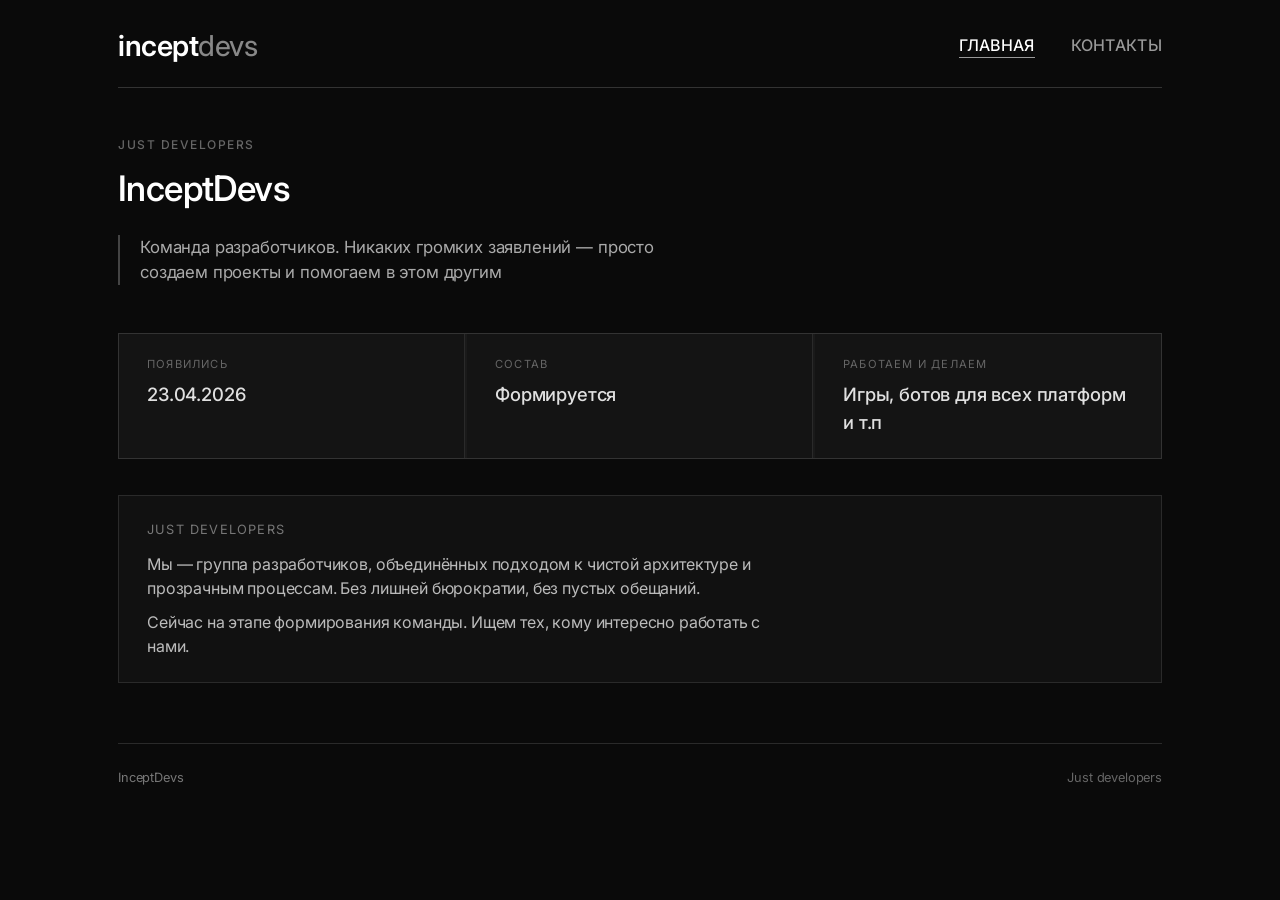
<file: index.html>
<!DOCTYPE html>
<html lang="ru">
<head>
  <meta charset="UTF-8">
   <meta name="description" content="Официальная страница InceptDevs - Just developers">
  <meta name="viewport" content="width=device-width, initial-scale=1.0, viewport-fit=cover">
  <title>InceptDevs</title>
  <link rel="icon" type="image/png" href="icon.png">
  <link rel="stylesheet" href="all.css">
</head>
<body>
  <div class="container">
    <header>
      <a href="main-page" class="logo">incept<span>devs</span></a>
      <nav class="nav-links">
        <a href="main-page" class="active">Главная</a>
        <a href="contacts">Контакты</a>
      </nav>
    </header>

    <main>
      <div class="section-label">Just Developers</div>
      <h1>InceptDevs</h1>
      <div class="statement">
        Команда разработчиков. Никаких громких заявлений — просто создаем проекты и помогаем в этом другим
      </div>

      <div class="info-row">
        <div class="info-block">
          <div class="label">Появились</div>
          <div class="value">23.04.2026</div>
        </div>
        <div class="info-block">
          <div class="label">Состав</div>
          <div class="value">Формируется</div>
        </div>
        <div class="info-block">
          <div class="label">РАБОТАЕМ И ДЕЛАЕМ</div>
          <div class="value">Игры, ботов для всех платформ и т.п</div>
        </div>
      </div>

      <div class="team-description">
        <div class="title">Just Developers</div>
        <p>Мы — группа разработчиков, объединённых подходом к чистой архитектуре и прозрачным процессам. Без лишней бюрократии, без пустых обещаний.</p>
        <p>Сейчас на этапе формирования команды. Ищем тех, кому интересно работать с нами.</p>
      </div>
    </main>

    <footer>
      <div>InceptDevs</div>
      <div class="footer-note">Just developers</div>
    </footer>
  </div>
</body>
</html>
</file>
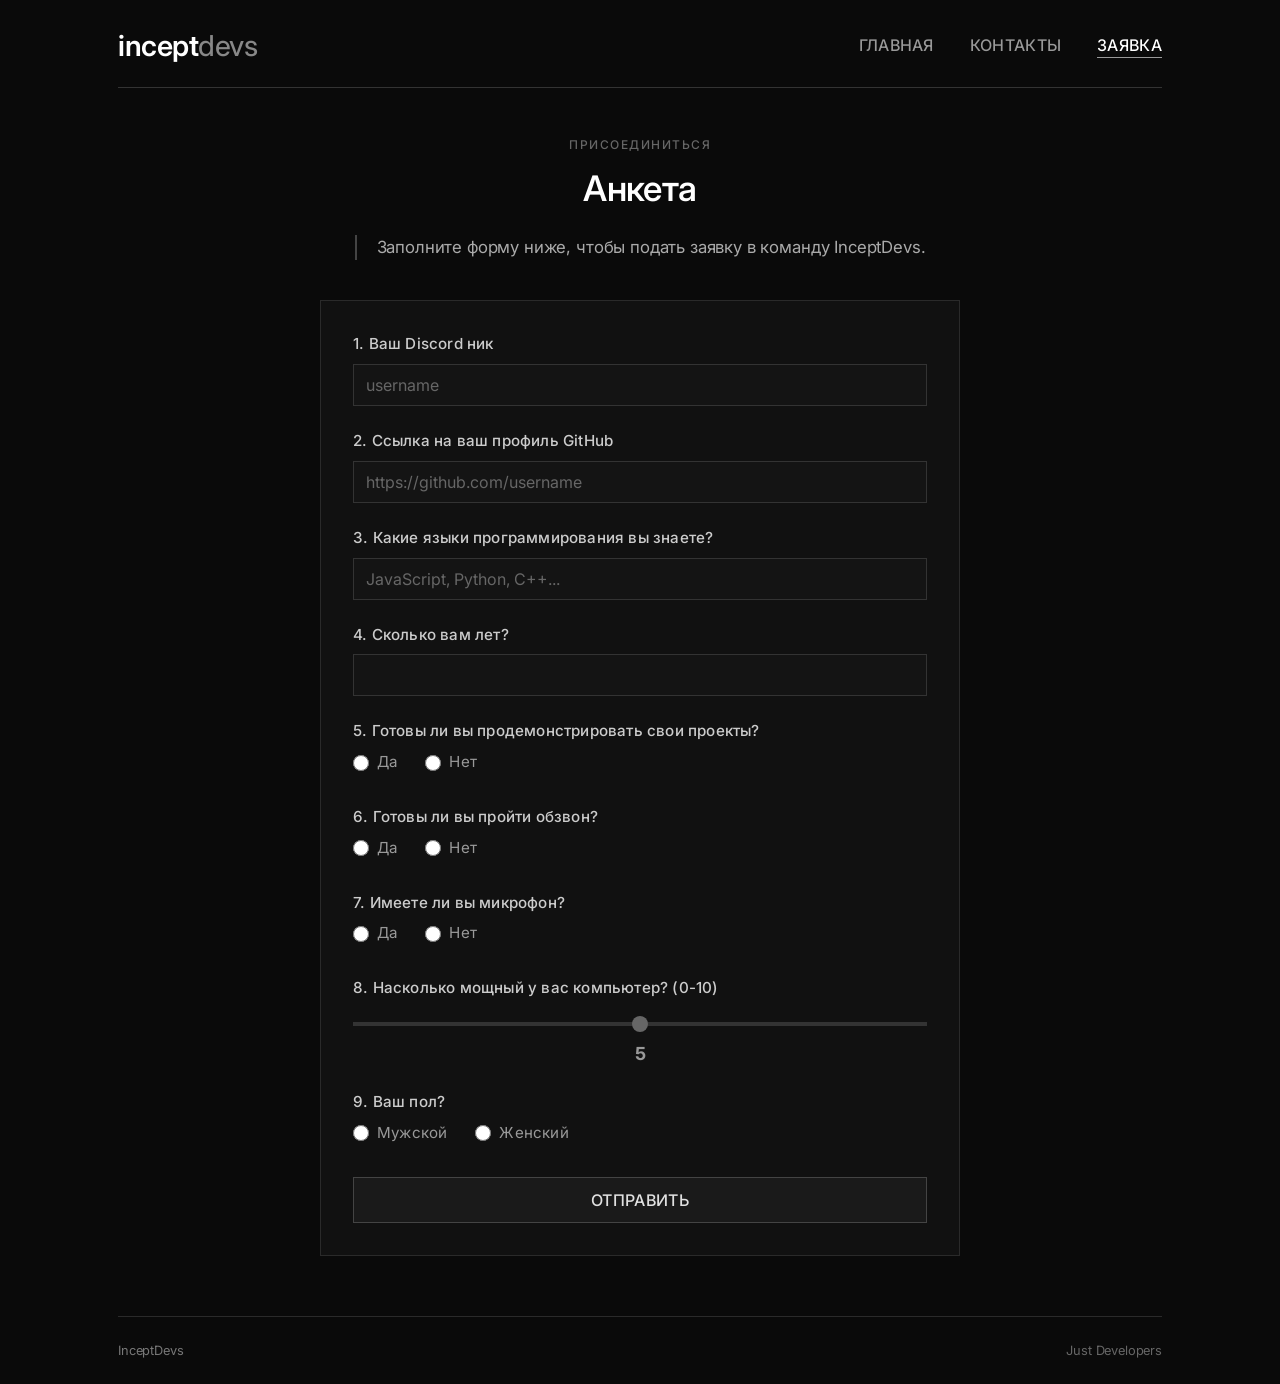
<file: applications.html>
<!DOCTYPE html>
<html lang="ru">
<head>
    <meta charset="UTF-8">
    <meta name="description" content="Официальная страница InceptDevs для подачи заявок в команду">
    <meta name="viewport" content="width=device-width, initial-scale=1.0, viewport-fit=cover">
    <link rel="icon" type="image/png" href="icon.png">
    <title>InceptDevs - Applications</title>
    <link rel="stylesheet" href="all.css">
</head>
<body class="applications">
    <div class="container">
        <header>
            <a href="main-page" class="logo">incept<span>devs</span></a>
            <nav class="nav-links">
                <a href="main-page">Главная</a>
                <a href="contacts">Контакты</a>
                <a href="applications" class="active">Заявка</a>
            </nav>
        </header>

        <main>
            <div class="section-label">Присоединиться</div>
            <h1>Анкета</h1>
            <div class="statement">
                Заполните форму ниже, чтобы подать заявку в команду InceptDevs.
            </div>
            
            <div class="form-container">
                <div id="loading" class="loading">
                    Загрузка...
                </div>
                
                <form id="survey-form" style="display: none;">
                    <div class="form-group">
                        <label>1. Ваш Discord ник</label>
                        <input type="text" id="discord-nick" placeholder="username" required>
                    </div>
                    
                    <div class="form-group">
                        <label>2. Ссылка на ваш профиль GitHub</label>
                        <input type="url" id="github" placeholder="https://github.com/username" required>
                    </div>
                    
                    <div class="form-group">
                        <label>3. Какие языки программирования вы знаете?</label>
                        <input type="text" id="languages" placeholder="JavaScript, Python, C++..." required>
                    </div>

                    <div class="form-group">
                        <label>4. Сколько вам лет?</label>
                        <input type="number" id="age" min="1" max="120" required>
                    </div>

                    <div class="form-group">
                        <label>5. Готовы ли вы продемонстрировать свои проекты?</label>
                        <div class="radio-group">
                            <label><input type="radio" name="show-projects" value="Да" required> Да</label>
                            <label><input type="radio" name="show-projects" value="Нет"> Нет</label>
                        </div>
                    </div>

                    <div class="form-group">
                        <label>6. Готовы ли вы пройти обзвон?</label>
                        <div class="radio-group">
                            <label><input type="radio" name="call" value="Да" required> Да</label>
                            <label><input type="radio" name="call" value="Нет"> Нет</label>
                        </div>
                    </div>

                    <div class="form-group">
                        <label>7. Имеете ли вы микрофон?</label>
                        <div class="radio-group">
                            <label><input type="radio" name="microphone" value="Да" required> Да</label>
                            <label><input type="radio" name="microphone" value="Нет"> Нет</label>
                        </div>
                    </div>

                    <div class="form-group">
                        <label>8. Насколько мощный у вас компьютер? (0-10)</label>
                        <input type="range" id="power" min="0" max="10" step="1" value="5">
                        <div class="range-value" id="power-value">5</div>
                    </div>

                    <div class="form-group">
                        <label>9. Ваш пол?</label>
                        <div class="radio-group">
                            <label><input type="radio" name="gender" value="Мужской" required> Мужской</label>
                            <label><input type="radio" name="gender" value="Женский"> Женский</label>
                        </div>
                    </div>

                    <button type="submit" id="submit-btn">Отправить</button>
                    <div id="message" class="message"></div>
                </form>
            </div>
        </main>

        <footer>
            <div>InceptDevs</div>
            <div class="footer-note">Just Developers</div>
        </footer>
    </div>

    <script src="applications.js"></script>
</body>
</html>
</file>
<file: all.css>
@import url('https://fonts.googleapis.com/css2?family=Inter:wght@300;400;500;600;700&display=swap');

* {
    margin: 0;
    padding: 0;
    box-sizing: border-box;
}

@font-face {
    font-family: 'Builder Sans';
    src: local('Builder Sans');
}

body {
    background: #0a0a0a;
    font-family: 'Builder Sans', 'Inter', 'Segoe UI', system-ui, -apple-system, sans-serif;
    color: #cccccc;
    line-height: 1.5;
    display: flex;
    flex-direction: column;
    min-height: 100vh;
    letter-spacing: -0.01em;
}

.container {
    max-width: 1100px;
    margin: 0 auto;
    padding: 0 28px;
    width: 100%;
}

header {
    border-bottom: 1px solid #333333;
    padding: 24px 0 20px;
    display: flex;
    justify-content: space-between;
    align-items: center;
    flex-wrap: wrap;
    gap: 20px;
}

.logo {
    display: flex;
    align-items: center;
    gap: 0;
    font-size: 1.8rem;
    font-weight: 600;
    letter-spacing: -0.5px;
    color: #ffffff;
    text-transform: lowercase;
    text-decoration: none;
    cursor: pointer;
    transition: opacity 0.2s ease;
}

.logo:hover {
    opacity: 0.85;
}

.logo-icon {
    height: 1.8rem;
    width: auto;
    vertical-align: middle;
    display: inline-block;
    margin-right: 2px;
}

.logo span {
    color: #888888;
    font-weight: 450;
}

.nav-links {
    display: flex;
    gap: 36px;
}

.nav-links a {
    text-decoration: none;
    color: #999999;
    font-weight: 480;
    font-size: 1rem;
    text-transform: uppercase;
    letter-spacing: 0.3px;
    transition: all 0.2s ease;
    border-bottom: 1px solid transparent;
}

.nav-links a:hover {
    color: #ffffff;
    border-bottom: 1px solid #666666;
}

.nav-links a.active {
    color: #ffffff;
    border-bottom: 1px solid #999999;
}

main {
    flex: 1;
    display: flex;
    flex-direction: column;
    padding: 48px 0 60px;
}

.section-label {
    font-size: 0.75rem;
    text-transform: uppercase;
    letter-spacing: 1.5px;
    color: #666666;
    font-weight: 500;
    margin-bottom: 8px;
}

h1 {
    font-size: 2.2rem;
    font-weight: 550;
    color: #ffffff;
    letter-spacing: -0.6px;
    margin-bottom: 20px;
}

.statement {
    border-left: 2px solid #444444;
    padding-left: 20px;
    color: #aaaaaa;
    font-size: 1.05rem;
    margin-bottom: 32px;
    max-width: 580px;
}

/* 404 specific */
.error-page main {
    justify-content: center;
    align-items: center;
    text-align: center;
}

.error-code {
    font-size: 6rem;
    font-weight: 600;
    color: #333333;
    letter-spacing: -2px;
    line-height: 1;
    margin-bottom: 8px;
}

.error-page .statement {
    text-align: left;
    margin-bottom: 48px;
    max-width: 480px;
}

.buttons {
    display: flex;
    gap: 16px;
    flex-wrap: wrap;
    justify-content: center;
}

.btn {
    display: inline-block;
    padding: 12px 28px;
    font-size: 0.95rem;
    font-weight: 500;
    text-decoration: none;
    text-transform: uppercase;
    letter-spacing: 0.3px;
    transition: all 0.2s ease;
    cursor: pointer;
    font-family: inherit;
    border: 1px solid #444444;
}

.btn-primary {
    background: #1a1a1a;
    color: #e0e0e0;
}

.btn-primary:hover {
    background: #2a2a2a;
    border-color: #666666;
}

.btn-secondary {
    background: transparent;
    color: #999999;
}

.btn-secondary:hover {
    background: #1a1e26;
    color: #e6ecf3;
}

footer {
    border-top: 1px solid #2a2a2a;
    padding: 24px 0;
    font-size: 0.8rem;
    color: #777777;
    display: flex;
    justify-content: space-between;
    align-items: center;
    flex-wrap: wrap;
    gap: 16px;
}

.footer-note {
    color: #666666;
}

/* main-page specific */
.info-row {
    display: flex;
    flex-wrap: wrap;
    gap: 2px;
    background: #1a1a1a;
    border: 1px solid #333333;
    margin-top: 16px;
}

.info-block {
    background: #141414;
    padding: 22px 28px;
    flex: 1 1 240px;
    border-right: 1px solid #2a2a2a;
}

.info-block:last-child {
    border-right: none;
}

.info-block .label {
    font-size: 0.7rem;
    text-transform: uppercase;
    letter-spacing: 1.2px;
    color: #666666;
    margin-bottom: 8px;
}

.info-block .value {
    font-size: 1.15rem;
    font-weight: 500;
    color: #e0e0e0;
}

.team-description {
    margin-top: 36px;
    padding: 24px 28px;
    border: 1px solid #2a2a2a;
    background: #111111;
}

.team-description .title {
    font-size: 0.8rem;
    text-transform: uppercase;
    letter-spacing: 1.2px;
    color: #777777;
    margin-bottom: 12px;
}

.team-description p {
    color: #bbbbbb;
    font-size: 1rem;
    max-width: 640px;
    margin-bottom: 10px;
}

.team-description p:last-child {
    margin-bottom: 0;
}

/* contacts & main-page shared */
.contact-list {
    display: flex;
    flex-direction: column;
    gap: 1px;
    background: #1f1f1f;
    border: 1px solid #333333;
    margin: 28px 0 40px;
}

.contact-item {
    background: #161616;
    padding: 24px 32px;
    display: flex;
    align-items: center;
    justify-content: space-between;
    flex-wrap: wrap;
    gap: 18px;
    border-bottom: 1px solid #2c2c2c;
}

.contact-item:last-child {
    border-bottom: none;
}

.contact-label {
    font-weight: 500;
    color: #cccccc;
    letter-spacing: 0.3px;
    font-size: 1.05rem;
}

.contact-value a {
    color: #999999;
    text-decoration: none;
    font-weight: 450;
    border-bottom: 1px solid #444444;
    transition: all 0.15s;
}

.contact-value a:hover {
    color: #ffffff;
    border-bottom: 1px solid #999999;
}

hr {
    border: 0;
    border-top: 1px solid #2a2a2a;
    margin: 18px 0 26px;
}

/* applications specific */
.applications main {
    align-items: center;
}

.applications .section-label,
.applications h1 {
    text-align: center;
    width: 100%;
}

.applications .statement {
    margin-bottom: 40px;
    text-align: left;
}

.form-container {
    background: #111111;
    border: 1px solid #2a2a2a;
    border-radius: 0;
    padding: 32px;
    width: 100%;
    max-width: 640px;
}

.form-group {
    margin-bottom: 24px;
}

label {
    display: block;
    font-weight: 500;
    margin-bottom: 8px;
    color: #cccccc;
    font-size: 0.95rem;
    letter-spacing: 0.2px;
}

input[type="text"],
input[type="number"],
input[type="url"] {
    width: 100%;
    padding: 10px 12px;
    background: #141414;
    border: 1px solid #333333;
    color: #cccccc;
    font-size: 16px;
    font-family: inherit;
    outline: none;
    transition: border-color 0.2s ease;
}

input[type="text"]:focus,
input[type="number"]:focus,
input[type="url"]:focus {
    border-color: #666666;
}

input::placeholder {
    color: #666666;
}

.radio-group {
    display: flex;
    gap: 28px;
}

.radio-group label {
    display: flex;
    align-items: center;
    gap: 8px;
    font-weight: normal;
    cursor: pointer;
    color: #999999;
    font-size: 0.95rem;
}

input[type="radio"] {
    accent-color: #666666;
    width: 16px;
    height: 16px;
}

input[type="range"] {
    width: 100%;
    margin: 10px 0;
    -webkit-appearance: none;
    appearance: none;
    background: #333333;
    height: 4px;
    outline: none;
}

input[type="range"]::-webkit-slider-thumb {
    -webkit-appearance: none;
    appearance: none;
    width: 16px;
    height: 16px;
    background: #666666;
    cursor: pointer;
    border-radius: 50%;
}

input[type="range"]::-moz-range-thumb {
    width: 16px;
    height: 16px;
    background: #666666;
    cursor: pointer;
    border-radius: 50%;
    border: none;
}

.range-value {
    text-align: center;
    font-size: 18px;
    font-weight: bold;
    color: #999999;
    margin-top: 4px;
}

button {
    width: 100%;
    padding: 12px;
    background: #1a1a1a;
    color: #e0e0e0;
    border: 1px solid #444444;
    font-size: 16px;
    font-weight: 500;
    cursor: pointer;
    transition: all 0.2s ease;
    font-family: inherit;
    letter-spacing: 0.3px;
    text-transform: uppercase;
}

button:hover {
    background: #2a2a2a;
    border-color: #666666;
}

button:disabled {
    background: #1a1a1a;
    border-color: #2a2a2a;
    color: #666666;
    cursor: not-allowed;
}

.message {
    margin-top: 16px;
    padding: 12px;
    text-align: center;
    display: none;
    font-size: 0.9rem;
}

.message.success {
    background: #1a1a1a;
    color: #999999;
    border: 1px solid #333333;
    display: block;
}

.loading {
    text-align: center;
    padding: 20px;
    color: #777777;
}

/* media queries */
@media (max-width: 600px) {
    .container {
        padding: 0 20px;
    }
    .nav-links {
        gap: 20px;
    }
    h1 {
        font-size: 1.8rem;
    }
    .form-container {
        padding: 20px;
    }
    .info-row {
        flex-direction: column;
    }
    .info-block {
        border-right: none;
        border-bottom: 1px solid #2a2a2a;
    }
    .info-block:last-child {
        border-bottom: none;
    }
    .error-code {
        font-size: 4rem;
    }
    .buttons {
        flex-direction: column;
        width: 100%;
        max-width: 300px;
    }
    .btn {
        text-align: center;
    }
}
</file>
